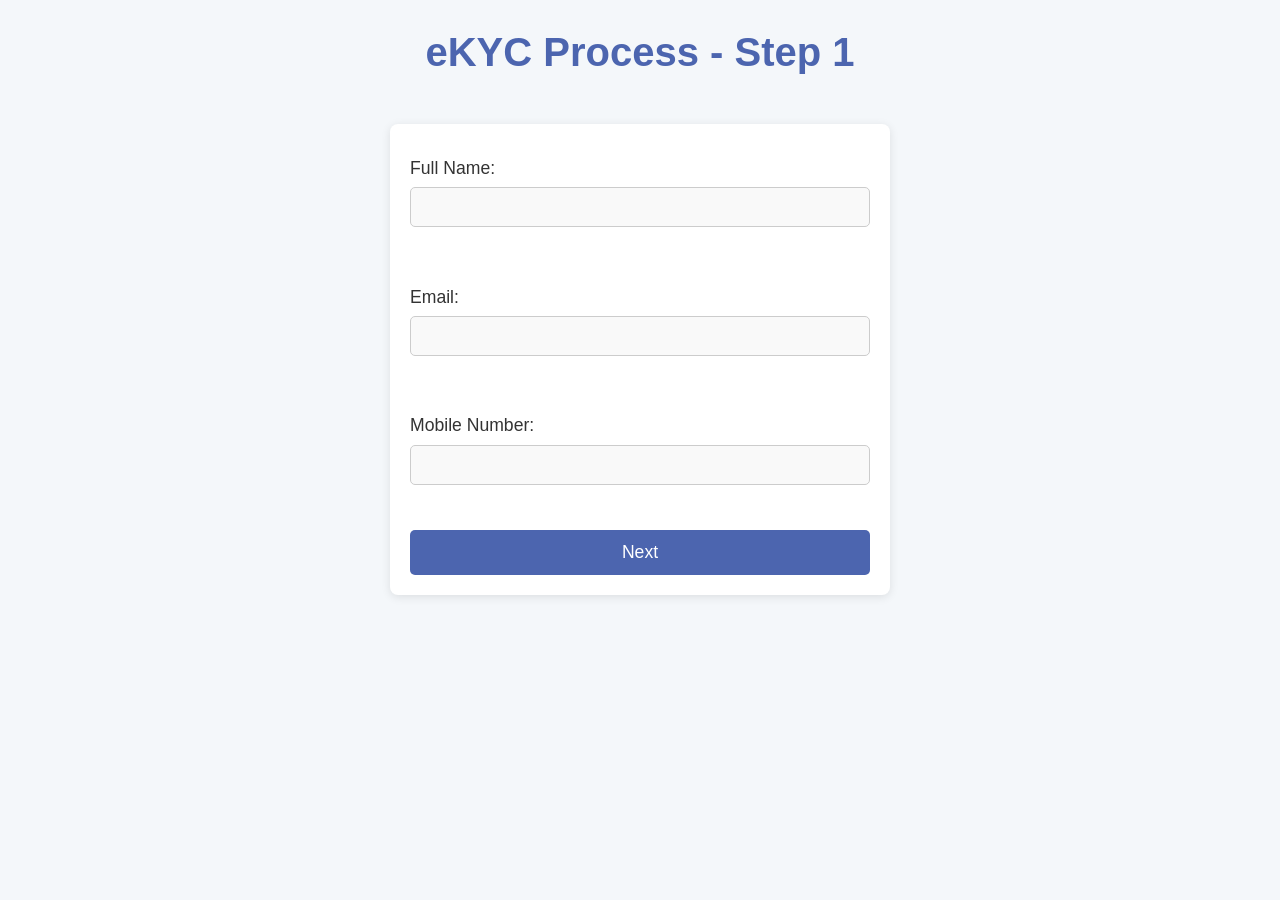
<file: public_html/eKYC/index.html>
<!DOCTYPE html>
<html lang="en">
<head>
    <meta charset="UTF-8">
    <meta name="viewport" content="width=device-width, initial-scale=1.0">
    <title>EkYC Process - Step 1</title>
    <link rel="stylesheet" href="styles.css">
    <script>
        function goToNextPage() {
            const name = document.getElementById('name').value;
            const email = document.getElementById('email').value;
            const mobile = document.getElementById('mobile').value;

            // Simple validation
            if (name && email && mobile) {
                localStorage.setItem('name', name);
                localStorage.setItem('email', email);
                localStorage.setItem('mobile', mobile);
                window.location.href = 'step2.html';
            } else {
                alert('Please fill all fields.');
            }
        }
    </script>
</head>
<body>
    <h1>eKYC Process - Step 1</h1>
    <form onsubmit="event.preventDefault(); goToNextPage();">
        <label for="name">Full Name:</label>
        <input type="text" id="name" required><br><br>

        <label for="email">Email:</label>
        <input type="email" id="email" required><br><br>

        <label for="mobile">Mobile Number:</label>
        <input type="tel" id="mobile" required><br><br>

        <button type="submit">Next</button>
    </form>
</body>
</html>
</file>
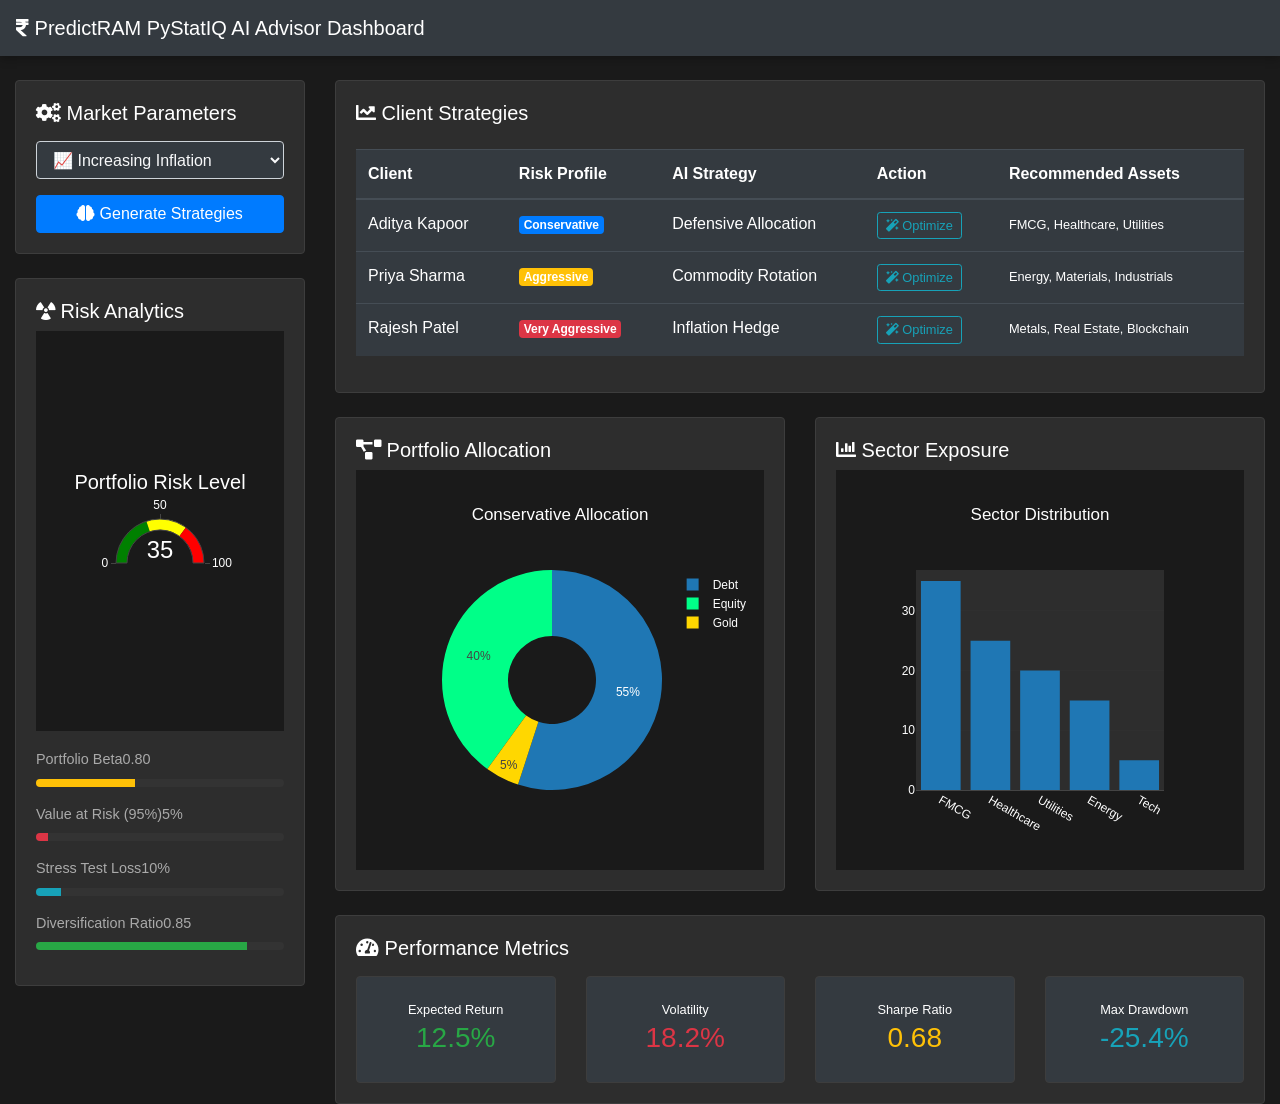
<file: public_html/pystatiq/index.html>
<!DOCTYPE html>
<html lang="en">
<head>
    <meta charset="UTF-8">
    <meta name="viewport" content="width=device-width, initial-scale=1.0">
    <title>PredictRAM PyStatIQ AI Strategist</title>
    <link href="https://stackpath.bootstrapcdn.com/bootstrap/4.5.2/css/bootstrap.min.css" rel="stylesheet">
    <link rel="stylesheet" href="https://cdnjs.cloudflare.com/ajax/libs/font-awesome/5.15.4/css/all.min.css">
    <script src="https://cdn.plot.ly/plotly-latest.min.js"></script>
    <style>
        :root {
            --dark-bg: #1a1a1a;
            --card-bg: #2d2d2d;
            --accent: #00ff88;
        }
        body { background-color: var(--dark-bg); color: #fff; }
        .card { background: var(--card-bg); border: 1px solid #3d3d3d; }
        .navbar { box-shadow: 0 2px 10px rgba(0,0,0,0.3); }
        .badge-risk { font-size: 0.85em; padding: 5px 10px; }
        .chart-container { height: 400px; background: var(--card-bg); border-radius: 8px; }
        .analytics-grid { display: grid; grid-template-columns: repeat(auto-fit, minmax(300px, 1fr)); gap: 20px; }
        .strategy-table tr:hover { background-color: #3d3d3d !important; }
        .optimize-btn { padding: 3px 8px; font-size: 0.8em; }
        .risk-metric { margin-bottom: 15px; }
        .risk-metric label { font-size: 0.9em; color: #aaa; }
        .metric-progress { height: 8px; background-color: #333; }
        .metric-value { float: right; }
    </style>
</head>
<body>
    <nav class="navbar navbar-dark bg-dark">
        <span class="navbar-brand">
            <i class="fas fa-rupee-sign"></i> PredictRAM PyStatIQ AI Advisor Dashboard
        </span>
    </nav>

    <div class="container-fluid mt-4">
        <div class="row">
            <!-- Left Panel -->
            <div class="col-md-3">
                <div class="card mb-4">
                    <div class="card-body">
                        <h5><i class="fas fa-cogs"></i> Market Parameters</h5>
                        <select id="marketCondition" class="form-control bg-dark text-light my-3">
                            <option value="increasing_inflation">📈 Increasing Inflation</option>
                            <option value="economic_growth">🚀 Economic Growth</option>
                            <option value="recession">📉 Recession</option>
                        </select>
                        <button onclick="generateStrategies()" class="btn btn-primary btn-block">
                            <i class="fas fa-brain"></i> Generate Strategies
                        </button>
                    </div>
                </div>

                <!-- Risk Analytics Card -->
                <div class="card mb-4">
                    <div class="card-body">
                        <h5><i class="fas fa-radiation"></i> Risk Analytics</h5>
                        <div id="riskGauge" class="chart-container"></div>
                        
                        <!-- Enhanced Risk Metrics -->
                        <div class="mt-3">
                            <div class="risk-metric">
                                <label>Portfolio Beta <span id="betaValue" class="metric-value">1.25</span></label>
                                <div class="progress metric-progress">
                                    <div id="betaBar" class="progress-bar bg-warning" style="width: 62.5%"></div>
                                </div>
                            </div>
                            
                            <div class="risk-metric">
                                <label>Value at Risk (95%) <span id="varValue" class="metric-value">15%</span></label>
                                <div class="progress metric-progress">
                                    <div id="varBar" class="progress-bar bg-danger" style="width: 30%"></div>
                                </div>
                            </div>
                            
                            <div class="risk-metric">
                                <label>Stress Test Loss <span id="stressValue" class="metric-value">22%</span></label>
                                <div class="progress metric-progress">
                                    <div id="stressBar" class="progress-bar bg-info" style="width: 44%"></div>
                                </div>
                            </div>
                            
                            <div class="risk-metric">
                                <label>Diversification Ratio <span id="divRatioValue" class="metric-value">0.65</span></label>
                                <div class="progress metric-progress">
                                    <div id="divRatioBar" class="progress-bar bg-success" style="width: 65%"></div>
                                </div>
                            </div>
                        </div>
                    </div>
                </div>
            </div>

            <!-- Main Content -->
            <div class="col-md-9">
                <div id="strategiesSection" class="d-none">
                    <div class="card mb-4">
                        <div class="card-body">
                            <h5><i class="fas fa-chart-line"></i> Client Strategies</h5>
                            <div class="table-responsive">
                                <table class="table table-dark strategy-table mt-3">
                                    <thead>
                                        <tr>
                                            <th>Client</th>
                                            <th>Risk Profile</th>
                                            <th>AI Strategy</th>
                                            <th>Action</th>
                                            <th>Recommended Assets</th>
                                        </tr>
                                    </thead>
                                    <tbody id="strategiesBody"></tbody>
                                </table>
                            </div>
                        </div>
                    </div>
                </div>

                <!-- Advanced Analytics Section -->
                <div class="row">
                    <div class="col-md-6">
                        <div class="card">
                            <div class="card-body">
                                <h5><i class="fas fa-project-diagram"></i> Portfolio Allocation</h5>
                                <div id="allocationChart" class="chart-container"></div>
                            </div>
                        </div>
                    </div>
                    <div class="col-md-6">
                        <div class="card">
                            <div class="card-body">
                                <h5><i class="fas fa-chart-bar"></i> Sector Exposure</h5>
                                <div id="sectorChart" class="chart-container"></div>
                            </div>
                        </div>
                    </div>
                </div>

                <!-- Performance Metrics -->
                <div class="row mt-4">
                    <div class="col-md-12">
                        <div class="card">
                            <div class="card-body">
                                <h5><i class="fas fa-tachometer-alt"></i> Performance Metrics</h5>
                                <div class="row text-center mt-3">
                                    <div class="col-md-3">
                                        <div class="card bg-dark">
                                            <div class="card-body">
                                                <small>Expected Return</small>
                                                <h3 class="text-success">12.5%</h3>
                                            </div>
                                        </div>
                                    </div>
                                    <div class="col-md-3">
                                        <div class="card bg-dark">
                                            <div class="card-body">
                                                <small>Volatility</small>
                                                <h3 class="text-danger">18.2%</h3>
                                            </div>
                                        </div>
                                    </div>
                                    <div class="col-md-3">
                                        <div class="card bg-dark">
                                            <div class="card-body">
                                                <small>Sharpe Ratio</small>
                                                <h3 class="text-warning">0.68</h3>
                                            </div>
                                        </div>
                                    </div>
                                    <div class="col-md-3">
                                        <div class="card bg-dark">
                                            <div class="card-body">
                                                <small>Max Drawdown</small>
                                                <h3 class="text-info">-25.4%</h3>
                                            </div>
                                        </div>
                                    </div>
                                </div>
                            </div>
                        </div>
                    </div>
                </div>
            </div>
        </div>
    </div>

    <script>
        // Client Data
        const clients = [
            { name: "Aditya Kapoor", risk: "Conservative", aum: 25 },
            { name: "Priya Sharma", risk: "Aggressive", aum: 15 },
            { name: "Rajesh Patel", risk: "Very Aggressive", aum: 35 }
        ];

        // Strategy Configuration
        const strategyDetails = {
            increasing_inflation: {
                Conservative: {
                    strategy: "Defensive Allocation",
                    allocation: { Equity: 40, Debt: 55, Gold: 5 },
                    sectors: ["FMCG", "Healthcare", "Utilities"]
                },
                Aggressive: {
                    strategy: "Commodity Rotation",
                    allocation: { Equity: 70, Debt: 25, Commodities: 5 },
                    sectors: ["Energy", "Materials", "Industrials"]
                },
                'Very Aggressive': {
                    strategy: "Inflation Hedge",
                    allocation: { Equity: 85, RealEstate: 10, Crypto: 5 },
                    sectors: ["Metals", "Real Estate", "Blockchain"]
                }
            },
            economic_growth: {
                Conservative: {
                    strategy: "Stable Growth",
                    allocation: { Equity: 50, Debt: 45, Gold: 5 },
                    sectors: ["Banking", "Infrastructure", "Consumer Goods"]
                },
                Aggressive: {
                    strategy: "Growth Maximizer",
                    allocation: { Equity: 80, Debt: 15, International: 5 },
                    sectors: ["Technology", "E-commerce", "EVs"]
                }
            },
            recession: {
                Conservative: {
                    strategy: "Capital Preservation",
                    allocation: { Debt: 60, Gold: 30, Cash: 10 },
                    sectors: ["Utilities", "Healthcare", "Consumer Staples"]
                },
                Aggressive: {
                    strategy: "Contrarian Play",
                    allocation: { Equity: 60, HighYield: 30, Shorts: 10 },
                    sectors: ["Pharma", "Defense", "Logistics"]
                }
            }
        };

        // Risk Profile Configuration
        const riskProfiles = {
            'Conservative': {
                riskLevel: 35,
                beta: 0.8,
                var: 5,
                stressTest: 10,
                divRatio: 0.85
            },
            'Aggressive': {
                riskLevel: 65,
                beta: 1.25,
                var: 15,
                stressTest: 22,
                divRatio: 0.65
            },
            'Very Aggressive': {
                riskLevel: 85,
                beta: 1.8,
                var: 25,
                stressTest: 35,
                divRatio: 0.45
            }
        };

        // Chart Initialization
        function createCharts() {
            // Risk Gauge
            const riskGauge = {
                value: 65,
                title: "Portfolio Risk Level",
                type: "indicator",
                mode: "gauge+number",
                gauge: {
                    axis: { range: [0, 100] },
                    steps: [
                        { range: [0, 40], color: "green" },
                        { range: [40, 70], color: "yellow" },
                        { range: [70, 100], color: "red" }
                    ]
                }
            };

            Plotly.newPlot('riskGauge', [riskGauge], {
                plot_bgcolor: "#2d2d2d",
                paper_bgcolor: "#1a1a1a",
                font: { color: "white" }
            });

            // Allocation Chart
            const allocationData = [{
                values: [40, 55, 5],
                labels: ["Equity", "Debt", "Gold"],
                type: "pie",
                hole: 0.4,
                marker: { colors: ["#00ff88", "#1f77b4", "#ffd700"] }
            }];

            Plotly.newPlot('allocationChart', allocationData, {
                title: "Conservative Allocation",
                plot_bgcolor: "#2d2d2d",
                paper_bgcolor: "#1a1a1a",
                font: { color: "white" }
            });

            // Sector Chart
            const sectorData = [{
                x: ["FMCG", "Healthcare", "Utilities", "Energy", "Tech"],
                y: [35, 25, 20, 15, 5],
                type: "bar",
                marker: { color: "#1f77b4" }
            }];

            Plotly.newPlot('sectorChart', sectorData, {
                title: "Sector Distribution",
                plot_bgcolor: "#2d2d2d",
                paper_bgcolor: "#1a1a1a",
                font: { color: "white" }
            });
        }

        // Update Risk Metrics
        function updateRiskMetrics(riskProfile) {
            const profile = riskProfiles[riskProfile];
            
            // Update Risk Gauge
            const updatedGauge = {
                value: profile.riskLevel,
                title: "Portfolio Risk Level",
                type: "indicator",
                mode: "gauge+number",
                gauge: {
                    axis: { range: [0, 100] },
                    steps: [
                        { range: [0, 40], color: "green" },
                        { range: [40, 70], color: "yellow" },
                        { range: [70, 100], color: "red" }
                    ]
                }
            };
            
            Plotly.react('riskGauge', [updatedGauge], {
                plot_bgcolor: "#2d2d2d",
                paper_bgcolor: "#1a1a1a",
                font: { color: "white" }
            });

            // Update Other Metrics
            document.getElementById('betaValue').textContent = profile.beta.toFixed(2);
            document.getElementById('betaBar').style.width = `${(profile.beta/2)*100}%`;
            
            document.getElementById('varValue').textContent = `${profile.var}%`;
            document.getElementById('varBar').style.width = `${profile.var}%`;
            
            document.getElementById('stressValue').textContent = `${profile.stressTest}%`;
            document.getElementById('stressBar').style.width = `${profile.stressTest}%`;
            
            document.getElementById('divRatioValue').textContent = profile.divRatio.toFixed(2);
            document.getElementById('divRatioBar').style.width = `${profile.divRatio*100}%`;
        }

        // Generate Strategies
        function generateStrategies() {
            const marketCondition = document.getElementById('marketCondition').value;
            const strategiesBody = document.getElementById('strategiesBody');
            strategiesBody.innerHTML = '';

            clients.forEach(client => {
                const strategy = strategyDetails[marketCondition][client.risk];
                const row = `
                    <tr>
                        <td>${client.name}</td>
                        <td>
                            <span class="badge ${client.risk === 'Conservative' ? 'bg-primary' :
                              client.risk === 'Aggressive' ? 'bg-warning' : 'bg-danger'}">
                                ${client.risk}
                            </span>
                        </td>
                        <td>${strategy.strategy}</td>
                        <td>
                            <button onclick="showOptimization('${client.name}', '${client.risk}')" 
                                    class="btn btn-sm btn-outline-info optimize-btn">
                                <i class="fas fa-magic"></i> Optimize
                            </button>
                        </td>
                        <td>
                            <small>${strategy.sectors.join(", ")}</small>
                        </td>
                    </tr>
                `;
                strategiesBody.innerHTML += row;
            });

            document.getElementById('strategiesSection').classList.remove('d-none');
            updateRiskMetrics(clients[0].risk);
        }

        // Optimization Handler
        function showOptimization(clientName, clientRisk) {
            updateRiskMetrics(clientRisk);
            alert(`Running AI optimization for ${clientName}\nRisk Profile: ${clientRisk}`);
        }

        // Initialize Dashboard
        window.onload = function() {
            createCharts();
            generateStrategies();
        }
    </script>
</body>
</html>
</file>
<file: public_html/eKYC/styles.css>
/* Global Styles */
* {
    margin: 0;
    padding: 0;
    box-sizing: border-box;
}

body {
    font-family: Arial, sans-serif;
    background-color: #f4f7fa;
    color: #333;
    line-height: 1.6;
}

h1 {
    text-align: center;
    margin-top: 20px;
    font-size: 2.5rem;
    color: #4c65af;
    animation: fadeIn 1s ease-in-out;
}

form {
    max-width: 500px;
    margin: 40px auto;
    padding: 20px;
    background-color: white;
    box-shadow: 0 2px 10px rgba(0, 0, 0, 0.1);
    border-radius: 8px;
    animation: slideUp 0.5s ease-in-out;
}

label {
    display: block;
    margin: 10px 0 5px;
    font-size: 1.1rem;
}

input {
    width: 100%;
    padding: 10px;
    margin-bottom: 20px;
    border: 1px solid #ccc;
    border-radius: 5px;
    font-size: 1rem;
}

input[type="text"], input[type="email"], input[type="tel"] {
    background-color: #f9f9f9;
}

button {
    width: 100%;
    padding: 12px;
    font-size: 1.1rem;
    background-color: #4c65af;
    color: white;
    border: none;
    border-radius: 5px;
    cursor: pointer;
    transition: background-color 0.3s;
}

button:hover {
    background-color: #45a049;
}

/* Success message */
#message {
    text-align: center;
    font-size: 1.2rem;
    color: #4CAF50;
    margin-top: 20px;
}

/* Animation Keyframes */
@keyframes fadeIn {
    0% {
        opacity: 0;
    }
    100% {
        opacity: 1;
    }
}

@keyframes slideUp {
    0% {
        transform: translateY(20px);
        opacity: 0;
    }
    100% {
        transform: translateY(0);
        opacity: 1;
    }
}

/* Responsive Design */
@media (max-width: 768px) {
    body {
        padding: 20px;
    }

    h1 {
        font-size: 2rem;
    }

    form {
        padding: 15px;
        margin: 20px;
    }

    button {
        font-size: 1rem;
    }
}

@media (max-width: 480px) {
    h1 {
        font-size: 1.5rem;
    }

    input, button {
        font-size: 1rem;
    }
}
</file>
